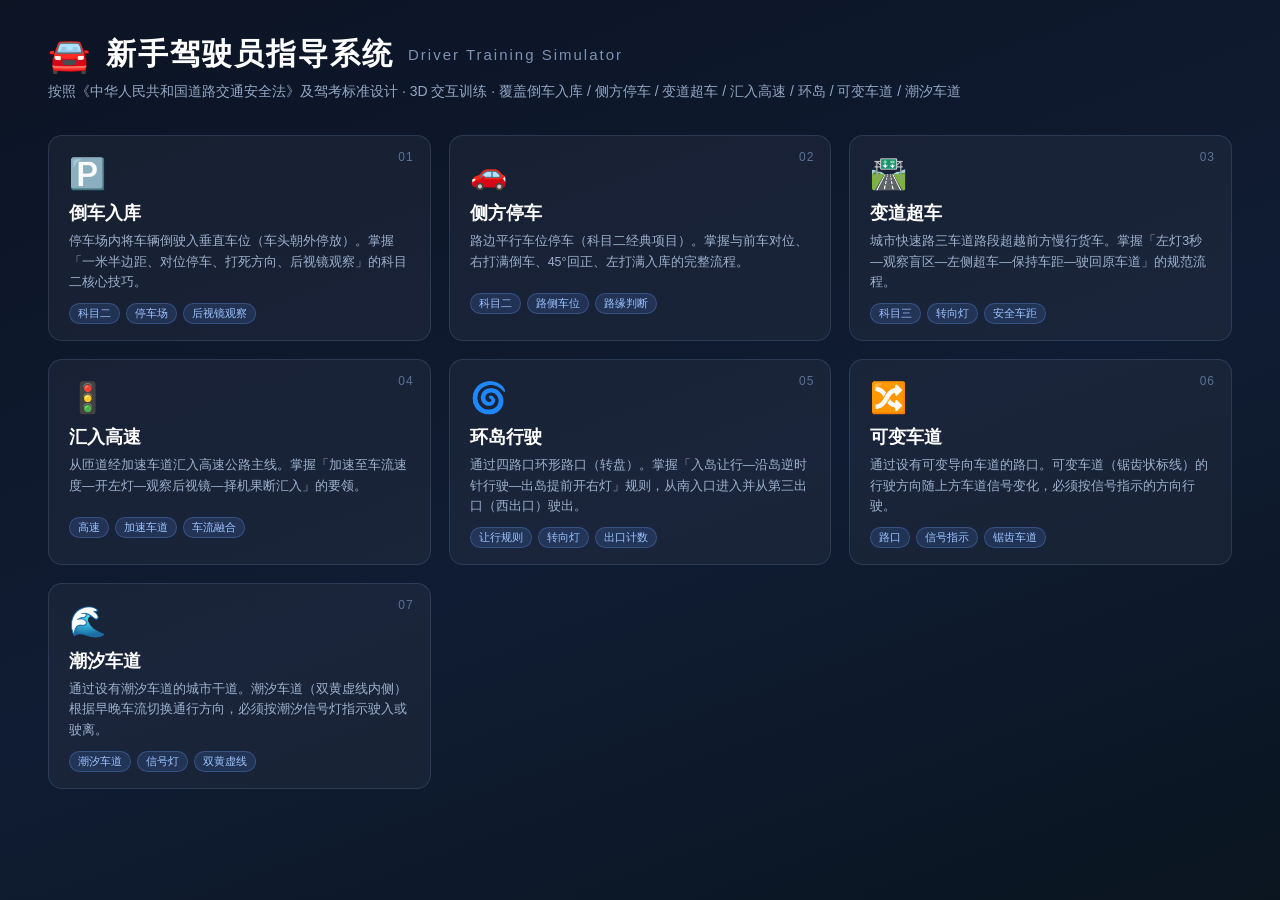
<file: index.html>
<!DOCTYPE html>
<html lang="zh-CN">
<head>
  <meta charset="UTF-8">
  <meta name="viewport" content="width=device-width, initial-scale=1.0">
  <title>新手驾驶员指导系统 · 按中国交规</title>
  <link rel="stylesheet" href="css/style.css">
</head>
<body>
  <div id="app"></div>

  <!-- 主菜单 -->
  <div id="menu">
    <div class="head">
      <h1><span class="logo">🚘</span>新手驾驶员指导系统 <span style="font-size:15px;color:#7d92b3;font-weight:400">Driver Training Simulator</span></h1>
      <div class="sub">按照《中华人民共和国道路交通安全法》及驾考标准设计 · 3D 交互训练 · 覆盖倒车入库 / 侧方停车 / 变道超车 / 汇入高速 / 环岛 / 可变车道 / 潮汐车道</div>
    </div>
    <div class="cards" id="menuCards"></div>
  </div>

  <!-- 课程须知 -->
  <div id="brief">
    <div class="box glass" id="briefBox"></div>
  </div>

  <!-- HUD -->
  <div id="hud">
    <div id="stepBar" class="glass">
      <div class="arrowline" id="stepProg"></div>
      <div class="k">当前任务</div>
      <div class="title" id="stepTitle">—</div>
      <div class="tip" id="stepTip">—</div>
    </div>
    <div id="stepList" class="glass"></div>
    <div id="sceneTitle" class="glass"><div class="n"></div><div class="m"></div></div>
    <div id="camTip" class="glass">
      <b id="camName">第三人称追尾视角</b>（按 C 切换）<br>
      W/S 油门·刹车 · A/D 转向 · Q/E 转向灯<br>空格 手刹 · R 重来 · Esc 菜单
    </div>
    <div id="dash" class="glass">
      <div class="speed"><div class="v" id="speedV">0</div><div class="u">KM/H</div></div>
      <div class="gearBox"><div class="g" id="gearD">D</div><div class="g" id="gearR">R</div></div>
      <div class="blink"><span class="bl" id="blinkL">⬅</span><span class="bl" id="blinkR">➡</span></div>
    </div>
    <div id="scorePanel" class="glass">
      <div class="row"><span class="lab">得分</span><span class="val" id="scoreV">100</span></div>
      <div class="viols" id="violList"><div class="empty">暂无违规，继续保持！</div></div>
    </div>
    <div id="toast"></div>
    <div id="keys" class="glass"><b>W</b>油门 <b>S</b>刹车/倒挡 <b>A</b><b>D</b>转向 <b>Q</b><b>E</b>转向灯 <b>C</b>视角 <b>R</b>重来 <b>Esc</b>菜单</div>
  </div>

  <!-- 结果面板 -->
  <div id="result">
    <div class="box glass">
      <div class="big" id="resIco">🎉</div>
      <h2 id="resTitle">训练通过！</h2>
      <div class="scoreBig" id="resScore">100</div>
      <div class="stats" id="resStats"></div>
      <div class="btns">
        <button class="btn primary" onclick="window.__restart()">再练一次</button>
        <button class="btn ghost" id="btnMenu">返回菜单</button>
      </div>
    </div>
  </div>

  <div id="flash"></div>

  <script src="js/lib/three.min.js"></script>
  <script src="js/util.js"></script>
  <script src="js/car.js"></script>
  <script src="js/scenarios.js"></script>
  <script src="js/main.js"></script>
</body>
</html>
</file>
<file: css/style.css>
/* 新手驾驶员指导系统 - 样式 */
* { margin: 0; padding: 0; box-sizing: border-box; }
html, body { width: 100%; height: 100%; overflow: hidden; background: #0b0e14; font-family: "PingFang SC", "Microsoft YaHei", "Hiragino Sans GB", sans-serif; color: #e8ecf2; }
#app { position: fixed; inset: 0; }
canvas#view { display: block; width: 100%; height: 100%; }

/* ---------- 通用 UI ---------- */
.glass { background: rgba(13, 20, 32, 0.78); backdrop-filter: blur(10px); border: 1px solid rgba(120, 150, 200, 0.22); border-radius: 12px; }
button { font-family: inherit; cursor: pointer; }

/* ---------- 主菜单 ---------- */
#menu { position: fixed; inset: 0; z-index: 50; overflow-y: auto; background: linear-gradient(160deg, #0c1424 0%, #101c33 55%, #0a1520 100%); }
#menu .head { padding: 34px 48px 10px; }
#menu h1 { font-size: 30px; letter-spacing: 2px; color: #fff; display: flex; align-items: center; gap: 14px; }
#menu h1 .logo { font-size: 34px; }
#menu .sub { margin-top: 8px; color: #93a7c4; font-size: 14px; }
#menu .cards { display: grid; grid-template-columns: repeat(auto-fill, minmax(300px, 1fr)); gap: 18px; padding: 24px 48px 60px; }
.card { position: relative; padding: 20px 20px 16px; border-radius: 14px; background: rgba(255,255,255,0.045); border: 1px solid rgba(130,160,210,0.18); cursor: pointer; transition: all .18s; }
.card:hover { transform: translateY(-3px); background: rgba(90,140,230,0.14); border-color: rgba(120,180,255,0.55); box-shadow: 0 10px 30px rgba(40,90,200,0.25); }
.card .no { position: absolute; top: 14px; right: 16px; font-size: 12px; color: #5c7396; letter-spacing: 1px; }
.card .ico { font-size: 30px; }
.card h3 { margin: 10px 0 6px; font-size: 18px; color: #fff; }
.card p { font-size: 12.5px; line-height: 1.65; color: #9db0cc; min-height: 52px; }
.card .tags { margin-top: 10px; display: flex; flex-wrap: wrap; gap: 6px; }
.card .tag { font-size: 11px; padding: 2px 8px; border-radius: 20px; background: rgba(80,130,220,0.18); color: #9cc3ff; border: 1px solid rgba(100,150,240,0.3); }

/* ---------- 课程须知弹窗 ---------- */
#brief { position: fixed; inset: 0; z-index: 60; display: none; align-items: center; justify-content: center; background: rgba(5, 9, 16, 0.72); }
#brief.show { display: flex; }
#brief .box { width: min(680px, 92vw); max-height: 86vh; overflow-y: auto; padding: 30px 34px; }
#brief h2 { font-size: 24px; color: #fff; display: flex; gap: 12px; align-items: center; }
#brief .desc { margin: 12px 0 18px; color: #a9bad4; font-size: 14px; line-height: 1.8; }
#brief h4 { margin: 14px 0 8px; color: #7db4ff; font-size: 15px; }
#brief ul { list-style: none; }
#brief li { position: relative; padding: 5px 0 5px 26px; font-size: 13.5px; line-height: 1.7; color: #c5d3e8; }
#brief li::before { content: "▪"; position: absolute; left: 6px; color: #57a05a; }
#brief .btns { display: flex; gap: 14px; margin-top: 24px; }
.btn { padding: 11px 30px; border-radius: 10px; font-size: 15px; border: none; letter-spacing: 1px; }
.btn.primary { background: linear-gradient(135deg, #2f7cf6, #1e56c8); color: #fff; }
.btn.primary:hover { filter: brightness(1.15); }
.btn.ghost { background: transparent; border: 1px solid #4a5f80; color: #b9c8de; }
.btn.ghost:hover { border-color: #7ea4d8; color: #fff; }

/* ---------- HUD ---------- */
#hud { position: fixed; inset: 0; z-index: 20; pointer-events: none; display: none; }
#hud.show { display: block; }

/* 顶部当前步骤 */
#stepBar { position: absolute; top: 14px; left: 50%; transform: translateX(-50%); width: min(720px, 94vw); padding: 12px 20px; text-align: center; }
#stepBar .k { font-size: 11px; color: #6fa8ff; letter-spacing: 2px; }
#stepBar .title { font-size: 18px; color: #fff; margin: 4px 0 6px; font-weight: 600; }
#stepBar .tip { font-size: 13px; color: #ffd9a0; line-height: 1.6; }
#stepBar .arrowline { position: absolute; left: 0; top: 0; height: 3px; border-radius: 12px 12px 0 0; background: linear-gradient(90deg, #2f7cf6, #55e07a); transition: width .4s; }

/* 左侧步骤清单 */
#stepList { position: absolute; left: 14px; top: 50%; transform: translateY(-50%); width: 232px; padding: 12px 10px; max-height: 70vh; overflow-y: auto; }
#stepList .st { display: flex; gap: 8px; align-items: flex-start; padding: 6px 6px; font-size: 12.5px; color: #8ea3c2; line-height: 1.5; border-radius: 8px; }
#stepList .st .dot { flex: 0 0 16px; height: 16px; border-radius: 50%; border: 2px solid #4c6284; margin-top: 1px; display: flex; align-items: center; justify-content: center; font-size: 10px; }
#stepList .st.cur { background: rgba(60,120,230,0.16); color: #fff; }
#stepList .st.cur .dot { border-color: #58a6ff; box-shadow: 0 0 8px rgba(80,160,255,.8); }
#stepList .st.done { color: #6f8; }
#stepList .st.done .dot { border-color: #4ac66a; background: #2f7a3f; color: #fff; }
#stepList .tt { font-size: 11px; color: #58749c; letter-spacing: 2px; padding: 4px 6px; }

/* 仪表盘（左下） */
#dash { position: absolute; left: 14px; bottom: 14px; padding: 14px 18px; display: flex; gap: 22px; align-items: center; }
#dash .speed { text-align: center; }
#dash .speed .v { font-size: 40px; font-weight: 700; color: #fff; font-family: "SF Mono", Menlo, Consolas, monospace; line-height: 1; }
#dash .speed .u { font-size: 11px; color: #7d92b3; letter-spacing: 2px; margin-top: 3px; }
#dash .gearBox { display: flex; gap: 6px; }
#dash .g { width: 34px; height: 34px; border-radius: 8px; display: flex; align-items: center; justify-content: center; font-size: 15px; font-weight: 700; color: #56719a; background: rgba(255,255,255,0.06); border: 1px solid rgba(120,150,200,0.2); }
#dash .g.on { color: #fff; background: #2f7cf6; border-color: #7ab0ff; }
#dash .g.rOn { background: #e0652f; border-color: #ffab7a; }
#dash .blink { display: flex; gap: 10px; }
#dash .bl { font-size: 20px; opacity: .25; transition: opacity .1s; }
#dash .bl.on { opacity: 1; }

/* 分数/违规（右下） */
#scorePanel { position: absolute; right: 14px; bottom: 14px; width: 250px; padding: 12px 16px; }
#scorePanel .row { display: flex; justify-content: space-between; align-items: baseline; }
#scorePanel .lab { font-size: 11px; color: #7d92b3; letter-spacing: 2px; }
#scorePanel .val { font-size: 26px; font-weight: 700; color: #6fe08a; font-family: Menlo, monospace; }
#scorePanel .val.bad { color: #ff7a6a; }
#scorePanel .viols { margin-top: 6px; max-height: 108px; overflow-y: auto; }
#scorePanel .viols .v { font-size: 11.5px; color: #ff9a8a; padding: 3px 0; border-bottom: 1px dashed rgba(255,150,130,0.15); }
#scorePanel .empty { font-size: 11.5px; color: #56719a; padding-top: 4px; }

/* 摄像机/控制提示（右上） */
#camTip { position: absolute; right: 14px; top: 14px; padding: 10px 14px; font-size: 12px; color: #9db0cc; text-align: right; line-height: 1.7; }
#camTip b { color: #fff; }

/* Toast */
#toast { position: absolute; top: 108px; left: 50%; transform: translateX(-50%); display: flex; flex-direction: column; gap: 8px; align-items: center; }
.toastItem { padding: 10px 26px; border-radius: 30px; font-size: 15px; letter-spacing: 1px; animation: pop .25s; white-space: nowrap; }
.toastItem.ok { background: rgba(38, 120, 60, 0.92); color: #d9ffe2; box-shadow: 0 4px 20px rgba(40,160,80,.35); }
.toastItem.err { background: rgba(170, 45, 35, 0.92); color: #ffe0da; box-shadow: 0 4px 20px rgba(200,60,40,.35); }
.toastItem.info { background: rgba(30, 80, 180, 0.92); color: #dcecff; }
@keyframes pop { from { transform: scale(.7); opacity: 0; } to { transform: scale(1); opacity: 1; } }

/* 完成面板 */
#result { position: fixed; inset: 0; z-index: 55; display: none; align-items: center; justify-content: center; background: rgba(5, 9, 16, 0.7); }
#result.show { display: flex; }
#result .box { width: min(560px, 92vw); padding: 34px 38px; text-align: center; }
#result .big { font-size: 44px; margin-bottom: 6px; }
#result h2 { font-size: 26px; color: #fff; }
#result .scoreBig { font-size: 56px; font-weight: 800; font-family: Menlo, monospace; margin: 14px 0 4px; }
#result .stats { margin: 16px 0; color: #a9bad4; font-size: 14px; line-height: 2; }
#result .btns { display: flex; gap: 14px; justify-content: center; margin-top: 10px; }

/* 键位帮助（底部中央） */
#keys { position: absolute; bottom: 14px; left: 50%; transform: translateX(-50%); padding: 8px 18px; font-size: 12px; color: #8ea3c2; white-space: nowrap; }
#keys b { color: #d7e4f7; background: rgba(255,255,255,0.1); padding: 1px 6px; border-radius: 5px; margin: 0 2px; }

/* 场景标题 */
#sceneTitle { position: absolute; top: 14px; left: 14px; padding: 10px 16px; font-size: 14px; }
#sceneTitle .n { color: #fff; font-weight: 600; font-size: 16px; }
#sceneTitle .m { color: #7d92b3; font-size: 11px; margin-top: 2px; letter-spacing: 1px; }

/* 红闪 */
#flash { position: fixed; inset: 0; z-index: 40; background: rgba(255, 40, 20, 0.28); opacity: 0; pointer-events: none; transition: opacity .5s; }

@media (max-width: 900px) {
  #stepList { display: none; }
  #keys { display: none; }
  #camTip { display: none; }
}
</file>
